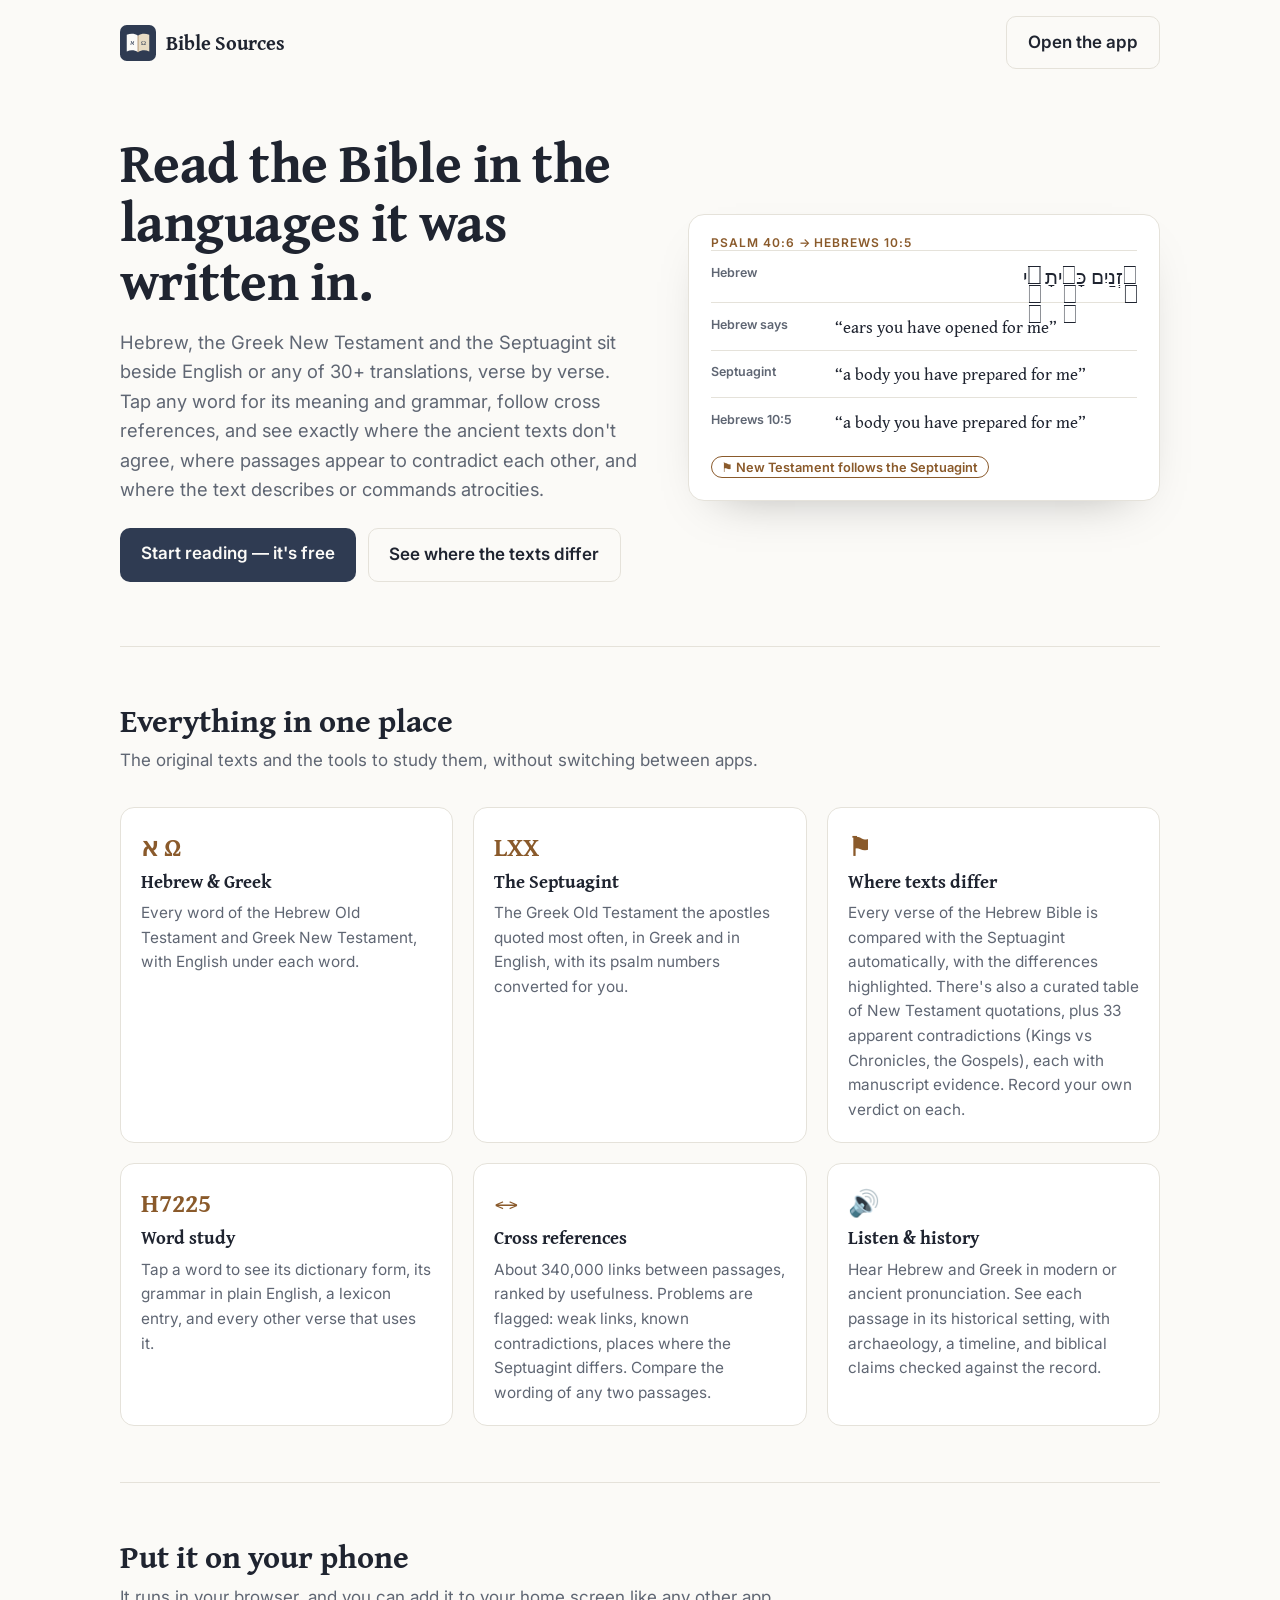
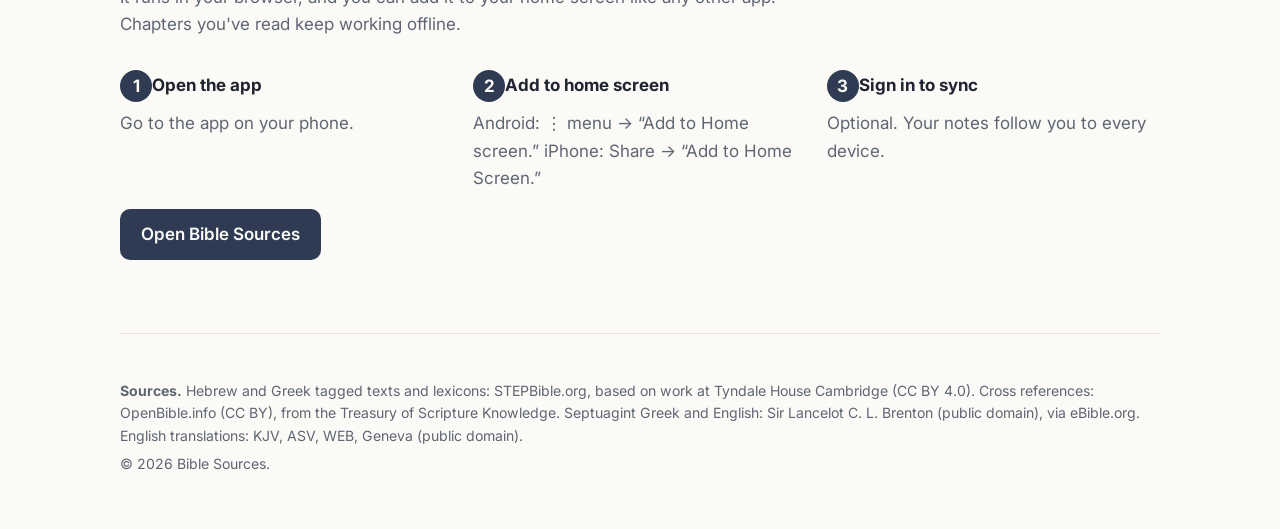
<file: site/index.html>
<!DOCTYPE html>
<html lang="en">
<head>
  <meta charset="utf-8">
  <meta name="viewport" content="width=device-width, initial-scale=1">
  <title>Bible Sources — Hebrew, Greek & Septuagint side by side</title>
  <meta name="description" content="A free Bible study app: read the Hebrew, the Greek New Testament and the Septuagint next to English, tap any word for its meaning and grammar, follow cross references, and see where the ancient texts differ.">
  <meta property="og:title" content="Bible Sources">
  <meta property="og:description" content="Hebrew, Greek and Septuagint side by side — and where they differ.">
  <link rel="icon" href="icon.svg" type="image/svg+xml">
  <link rel="preconnect" href="https://fonts.googleapis.com">
  <link rel="preconnect" href="https://fonts.gstatic.com" crossorigin>
  <link rel="stylesheet" href="https://fonts.googleapis.com/css2?family=Gentium+Book+Plus:ital,wght@0,400;0,700;1,400&family=Noto+Serif+Hebrew:wght@400;600&family=Inter:wght@400;600&display=swap">
  <style>
    :root { --bg:#fbfaf7; --fg:#1f2430; --muted:#5f6673; --line:#e5e2da; --accent:#2f3b52; --accent2:#8a5a2b; --card:#fff;
      --serif:"Gentium Book Plus",Georgia,serif; --sans:Inter,system-ui,sans-serif; }
    @media (prefers-color-scheme: dark) { :root { --bg:#14171d; --fg:#e8e6e1; --muted:#a3a9b3; --line:#2b303a; --card:#1b1f27; --accent:#c9d4ea; --accent2:#e0b07c; } }
    * { box-sizing:border-box; }
    body { margin:0; background:var(--bg); color:var(--fg); font:17px/1.6 var(--sans); }
    a { color:inherit; }
    .wrap { max-width:1080px; margin:0 auto; padding:0 1.25rem; }
    header.site { display:flex; align-items:center; justify-content:space-between; padding:1rem 0; }
    .logo { display:flex; align-items:center; gap:.6rem; font:700 1.25rem var(--serif); text-decoration:none; }
    .logo img { width:36px; height:36px; }
    .cta { display:inline-block; background:var(--accent); color:var(--bg); padding:.75rem 1.3rem; border-radius:10px; text-decoration:none; font-weight:600; }
    .cta.ghost { background:none; color:var(--fg); border:1px solid var(--line); }
    .hero { display:grid; grid-template-columns:1.1fr 1fr; gap:3rem; align-items:center; padding:3rem 0 4rem; }
    h1 { font:700 clamp(2.2rem,5vw,3.4rem)/1.08 var(--serif); margin:0 0 1rem; letter-spacing:-.01em; }
    .lede { font-size:1.15rem; color:var(--muted); max-width:34em; }
    .actions { display:flex; gap:.75rem; flex-wrap:wrap; margin-top:1.5rem; }
    .sample { background:var(--card); border:1px solid var(--line); border-radius:16px; padding:1.25rem 1.4rem; box-shadow:0 20px 50px -30px rgba(0,0,0,.35); }
    .sample .ref { font:600 .75rem var(--sans); text-transform:uppercase; letter-spacing:.08em; color:var(--accent2); }
    .row { display:grid; grid-template-columns:7rem 1fr; gap:.75rem; padding:.6rem 0; border-top:1px solid var(--line); }
    .row:first-of-type { border-top:0; }
    .row b { font:600 .78rem var(--sans); color:var(--muted); padding-top:.25rem; }
    .row span { font-family:var(--serif); }
    .heb { font-family:"Noto Serif Hebrew",serif; font-size:1.25rem; direction:rtl; text-align:right; }
    .flag { display:inline-block; margin-top:.75rem; font:600 .8rem var(--sans); color:var(--accent2); border:1px solid currentColor; border-radius:999px; padding:.15rem .6rem; }
    section { padding:3.5rem 0; border-top:1px solid var(--line); }
    h2 { font:700 2rem/1.15 var(--serif); margin:0 0 .5rem; }
    .sub { color:var(--muted); max-width:42em; margin:0 0 2rem; }
    .grid { display:grid; grid-template-columns:repeat(3,1fr); gap:1.25rem; }
    .feat { background:var(--card); border:1px solid var(--line); border-radius:14px; padding:1.25rem; }
    .feat h3 { font:700 1.15rem var(--serif); margin:.2rem 0 .4rem; }
    .feat p { margin:0; color:var(--muted); font-size:.96rem; }
    .feat .k { font:700 1.6rem var(--serif); color:var(--accent2); }
    .steps { counter-reset:s; list-style:none; padding:0; display:grid; grid-template-columns:repeat(3,1fr); gap:1.25rem; }
    .steps li { counter-increment:s; }
    .steps li::before { content:counter(s); display:inline-grid; place-items:center; width:2rem; height:2rem; border-radius:50%; background:var(--accent); color:var(--bg); font-weight:700; margin-bottom:.5rem; }
    footer { padding:2.5rem 0 3rem; border-top:1px solid var(--line); color:var(--muted); font-size:.88rem; }
    footer p { margin:.35rem 0; }
    @media (max-width:820px) { .hero { grid-template-columns:1fr; padding-top:1.5rem; gap:2rem; } .grid, .steps { grid-template-columns:1fr; } }
  </style>
</head>
<body>
  <div class="wrap">
    <header class="site">
      <a class="logo" href="./"><img src="icon.svg" alt=""> Bible Sources</a>
      <a class="cta ghost" href="app/">Open the app</a>
    </header>

    <div class="hero">
      <div>
        <h1>Read the Bible in the languages it was written in.</h1>
        <p class="lede">Hebrew, the Greek New Testament and the Septuagint sit beside English or any of 30+ translations, verse by verse. Tap any word for its meaning and grammar, follow cross references, and see exactly where the ancient texts don't agree, where passages appear to contradict each other, and where the text describes or commands atrocities.</p>
        <div class="actions">
          <a class="cta" href="app/">Start reading — it's free</a>
          <a class="cta ghost" href="app/#/differences">See where the texts differ</a>
        </div>
      </div>
      <div class="sample" aria-label="Example: Hebrews 10:5 quoting Psalm 40:6">
        <div class="ref">Psalm 40:6 → Hebrews 10:5</div>
        <div class="row"><b>Hebrew</b><span class="heb">אָ֭זְנַיִם כָּרִ֣יתָ לִּ֑י</span></div>
        <div class="row"><b>Hebrew says</b><span>“ears you have opened for me”</span></div>
        <div class="row"><b>Septuagint</b><span>“a body you have prepared for me”</span></div>
        <div class="row"><b>Hebrews 10:5</b><span>“a body you have prepared for me”</span></div>
        <span class="flag">⚑ New Testament follows the Septuagint</span>
      </div>
    </div>

    <section>
      <h2>Everything in one place</h2>
      <p class="sub">The original texts and the tools to study them, without switching between apps.</p>
      <div class="grid">
        <div class="feat"><div class="k">א Ω</div><h3>Hebrew &amp; Greek</h3><p>Every word of the Hebrew Old Testament and Greek New Testament, with English under each word.</p></div>
        <div class="feat"><div class="k">LXX</div><h3>The Septuagint</h3><p>The Greek Old Testament the apostles quoted most often, in Greek and in English, with its psalm numbers converted for you.</p></div>
        <div class="feat"><div class="k">⚑</div><h3>Where texts differ</h3><p>Every verse of the Hebrew Bible is compared with the Septuagint automatically, with the differences highlighted. There's also a curated table of New Testament quotations, plus 33 apparent contradictions (Kings vs Chronicles, the Gospels), each with manuscript evidence. Record your own verdict on each.</p></div>
        <div class="feat"><div class="k">H7225</div><h3>Word study</h3><p>Tap a word to see its dictionary form, its grammar in plain English, a lexicon entry, and every other verse that uses it.</p></div>
        <div class="feat"><div class="k">↔</div><h3>Cross references</h3><p>About 340,000 links between passages, ranked by usefulness. Problems are flagged: weak links, known contradictions, places where the Septuagint differs. Compare the wording of any two passages.</p></div>
        <div class="feat"><div class="k">🔊</div><h3>Listen &amp; history</h3><p>Hear Hebrew and Greek in modern or ancient pronunciation. See each passage in its historical setting, with archaeology, a timeline, and biblical claims checked against the record.</p></div>
      </div>
    </section>

    <section>
      <h2>Put it on your phone</h2>
      <p class="sub">It runs in your browser, and you can add it to your home screen like any other app. Chapters you've read keep working offline.</p>
      <ol class="steps">
        <li><strong>Open the app</strong><br><span class="sub">Go to the app on your phone.</span></li>
        <li><strong>Add to home screen</strong><br><span class="sub">Android: ⋮ menu → “Add to Home screen.” iPhone: Share → “Add to Home Screen.”</span></li>
        <li><strong>Sign in to sync</strong><br><span class="sub">Optional. Your notes follow you to every device.</span></li>
      </ol>
      <p><a class="cta" href="app/">Open Bible Sources</a></p>
    </section>

    <footer>
      <p><strong>Sources.</strong> Hebrew and Greek tagged texts and lexicons: STEPBible.org, based on work at Tyndale House Cambridge (CC BY 4.0). Cross references: OpenBible.info (CC BY), from the Treasury of Scripture Knowledge. Septuagint Greek and English: Sir Lancelot C. L. Brenton (public domain), via eBible.org. English translations: KJV, ASV, WEB, Geneva (public domain).</p>
      <p>© <span id="y"></span> Bible Sources.</p>
    </footer>
  </div>
  <script>document.getElementById("y").textContent = new Date().getFullYear();</script>
</body>
</html>
</file>
